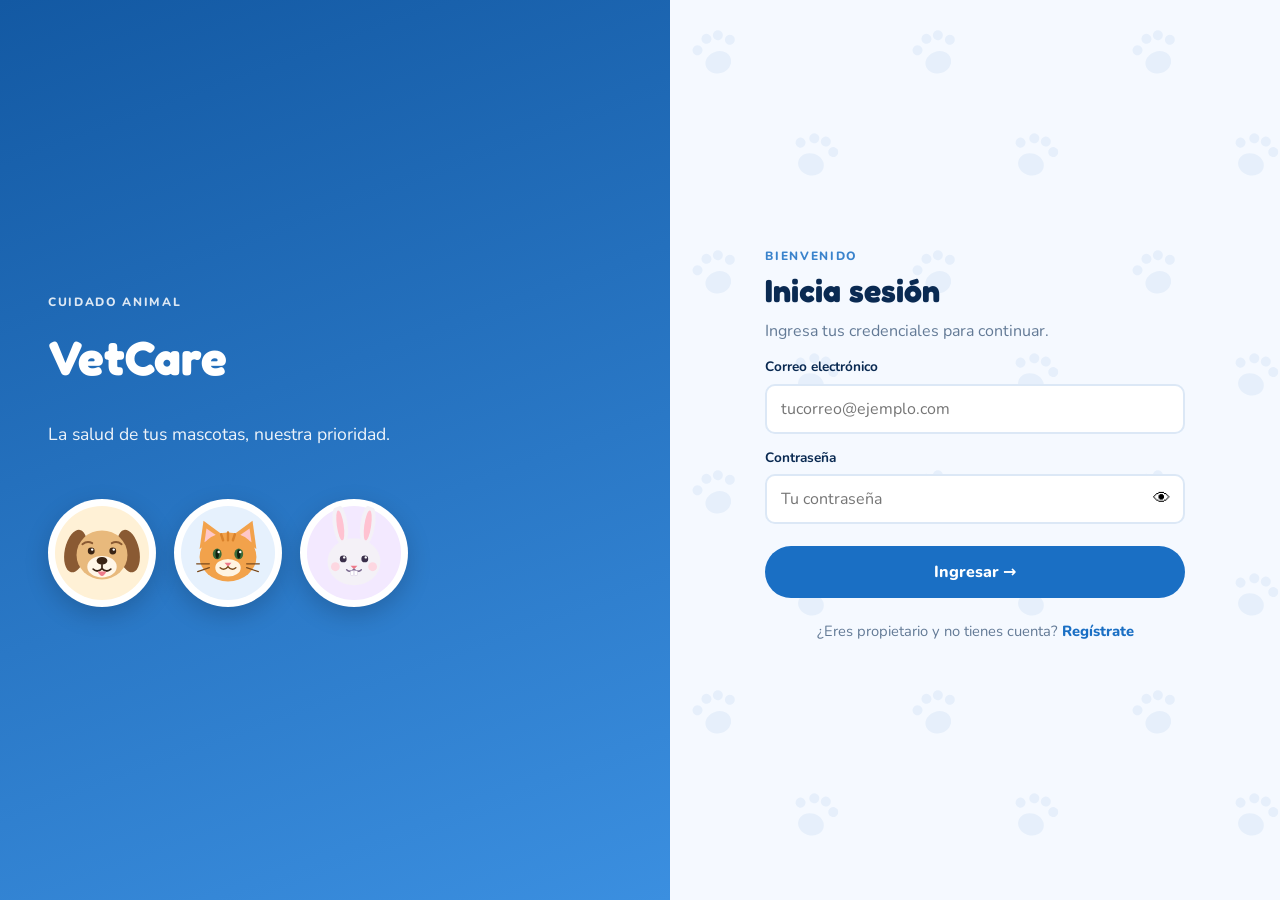
<file: veterinaria-frontend/index.html>
<!DOCTYPE html>
<html lang="es">
<head>
  <meta charset="UTF-8">
  <meta name="viewport" content="width=device-width, initial-scale=1.0">
  <title>Iniciar sesión | VetCare</title>
  <link rel="icon" href="img/logo.svg">
  <link rel="stylesheet" href="css/estilos.css">
</head>
<body>
<main class="auth">
  <section class="auth-marca">
    <span class="etiqueta">CUIDADO ANIMAL</span>
    <h1>VetCare</h1>
    <p>La salud de tus mascotas, nuestra prioridad.</p>
    <div class="trio">
      <img src="img/perro.svg" alt="Perro">
      <img src="img/gato.svg" alt="Gato">
      <img src="img/conejo.svg" alt="Conejo">
    </div>
  </section>

  <section class="auth-form">
    <div class="auth-caja">
      <span class="etiqueta" style="color:var(--blue-600)">BIENVENIDO</span>
      <h2>Inicia sesión</h2>
      <p class="sub">Ingresa tus credenciales para continuar.</p>

      <div id="msg-salida" class="alerta alerta-ok" hidden>Has cerrado sesión correctamente.</div>
      <div id="msg-registro" class="alerta alerta-ok" hidden>¡Cuenta creada! Ya puedes iniciar sesión.</div>
      <div id="msg-error" class="alerta alerta-error" hidden></div>

      <form id="form-login">
        <label for="correo">Correo electrónico</label>
        <input type="email" id="correo" placeholder="tucorreo@ejemplo.com" autocomplete="username" required>

        <label for="password">Contraseña</label>
        <input type="password" id="password" placeholder="Tu contraseña" autocomplete="current-password" required>

        <button class="btn btn-block" type="submit">Ingresar →</button>
      </form>

      <p class="auth-pie">¿Eres propietario y no tienes cuenta? <a href="registro.html">Regístrate</a></p>
    </div>
  </section>
</main>

<script src="js/api.js"></script>
<script src="js/ui.js"></script>
<script src="js/login.js"></script>
<script src="js/ver-password.js"></script>
</body>
</html>
</file>
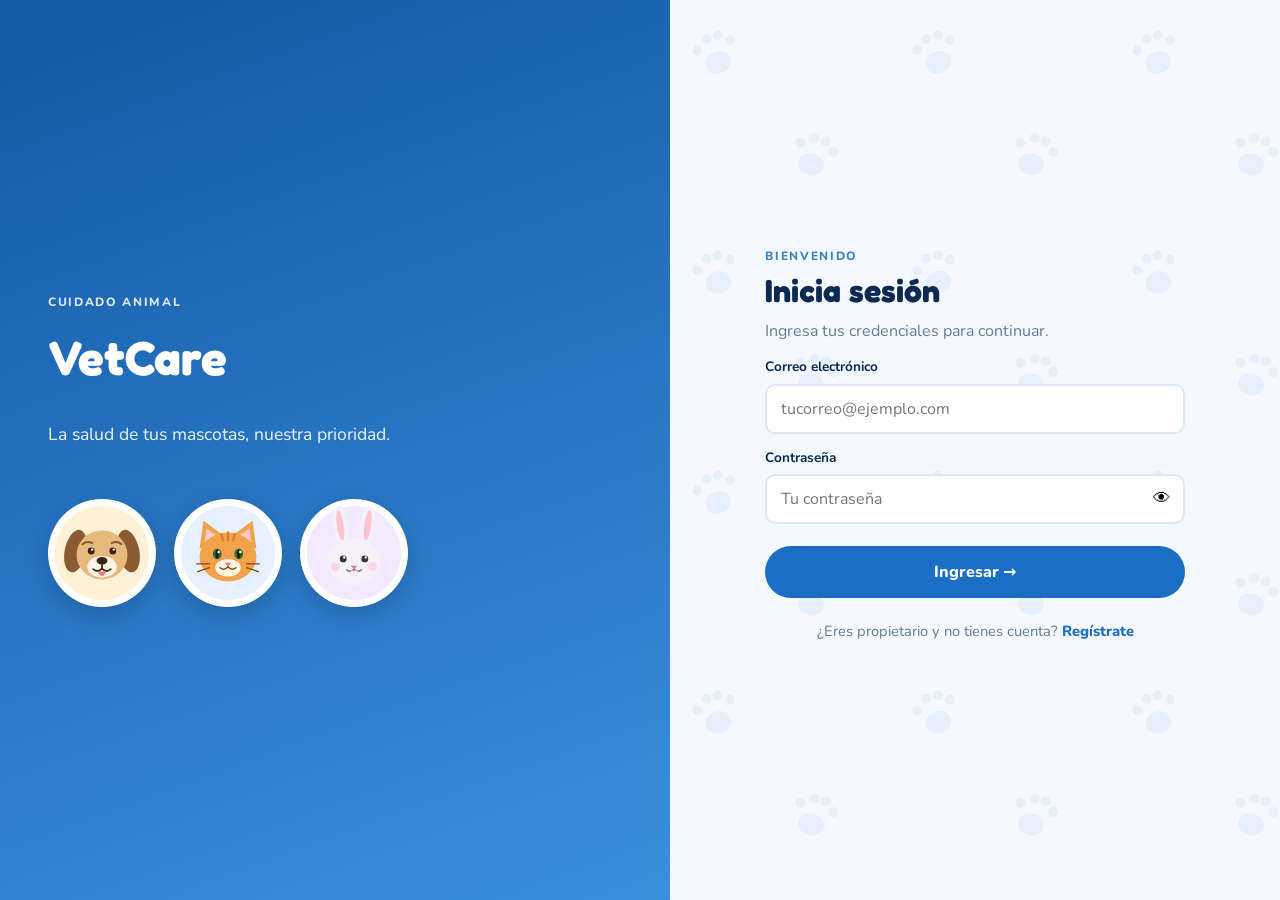
<file: veterinaria-frontend/admin.html>
<!DOCTYPE html>
<html lang="es">
<head>
  <meta charset="UTF-8">
  <meta name="viewport" content="width=device-width, initial-scale=1.0">
  <title>Administrador | VetCare</title>
  <link rel="icon" href="img/logo.svg">
  <link rel="stylesheet" href="css/estilos.css">
</head>
<body>
<div class="panel">
  <aside class="lateral">
    <div class="logo"><img src="img/logo.svg" alt=""><span>VetCare<small>ADMINISTRADOR</small></span></div>
    <p class="menu-etiqueta">MENÚ</p>
    <button class="menu" data-vista="vets">🩺 Gestionar veterinarios</button>
    <button class="menu" data-vista="stats">📊 Estadísticas</button>
    <div class="usuario-box">
      <div class="avatar" id="u-avatar">A</div>
      <div><strong id="u-nombre">…</strong><small>Administrador</small></div>
      <button class="salir" id="btn-salir" title="Cerrar sesión">⏻</button>
    </div>
  </aside>

  <main class="principal">
    <div class="banner">
      <div>
        <h2>Panel de administración ⚙️</h2>
        <p>Registra a los veterinarios de la clínica y consulta las estadísticas del sistema.</p>
      </div>
      <div class="trio"><img src="img/perro.svg" alt=""><img src="img/gato.svg" alt=""><img src="img/conejo.svg" alt=""></div>
    </div>

    <section class="vista" id="vista-vets">
      <div class="cabecera">
        <div><span class="etiqueta">EQUIPO</span><h1>Veterinarios</h1></div>
        <button class="btn" id="btn-nuevo">+ Registrar veterinario</button>
      </div>
      <div class="tarjeta"><div class="tabla-wrap" id="tabla-vets"></div></div>
    </section>

    <section class="vista" id="vista-stats" hidden>
      <div class="cabecera"><div><span class="etiqueta">RESUMEN</span><h1>Estadísticas</h1></div></div>
      <div class="kpis" id="kpis"></div>
      <div class="fila">
        <div class="tarjeta"><h3>Citas por estado</h3><div id="barras-citas"></div></div>
        <div class="tarjeta"><h3>Mascotas por especie</h3><div id="barras-especies"></div></div>
      </div>
    </section>
  </main>
</div>

<dialog id="dlg-vet">
  <h3 id="t-vet">Registrar veterinario</h3>
  <div id="err-vet" class="alerta alerta-error" hidden></div>
  <form id="form-vet">
    <label>Nombre completo</label><input id="v-nombre" maxlength="100" required>
    <label>Correo electrónico</label><input type="email" id="v-correo" maxlength="120" required>
    <label id="l-pass">Contraseña (mínimo 8 caracteres)</label>
    <input type="password" id="v-pass" autocomplete="new-password">
    <div class="cerrar-fila">
      <button type="button" class="btn btn-suave" data-cerrar>Cancelar</button>
      <button class="btn" type="submit">Guardar</button>
    </div>
  </form>
</dialog>

<script src="js/api.js"></script>
<script src="js/ui.js"></script>
<script src="js/admin.js"></script>
<script src="js/ver-password.js"></script>
</body>
</html>
</file>
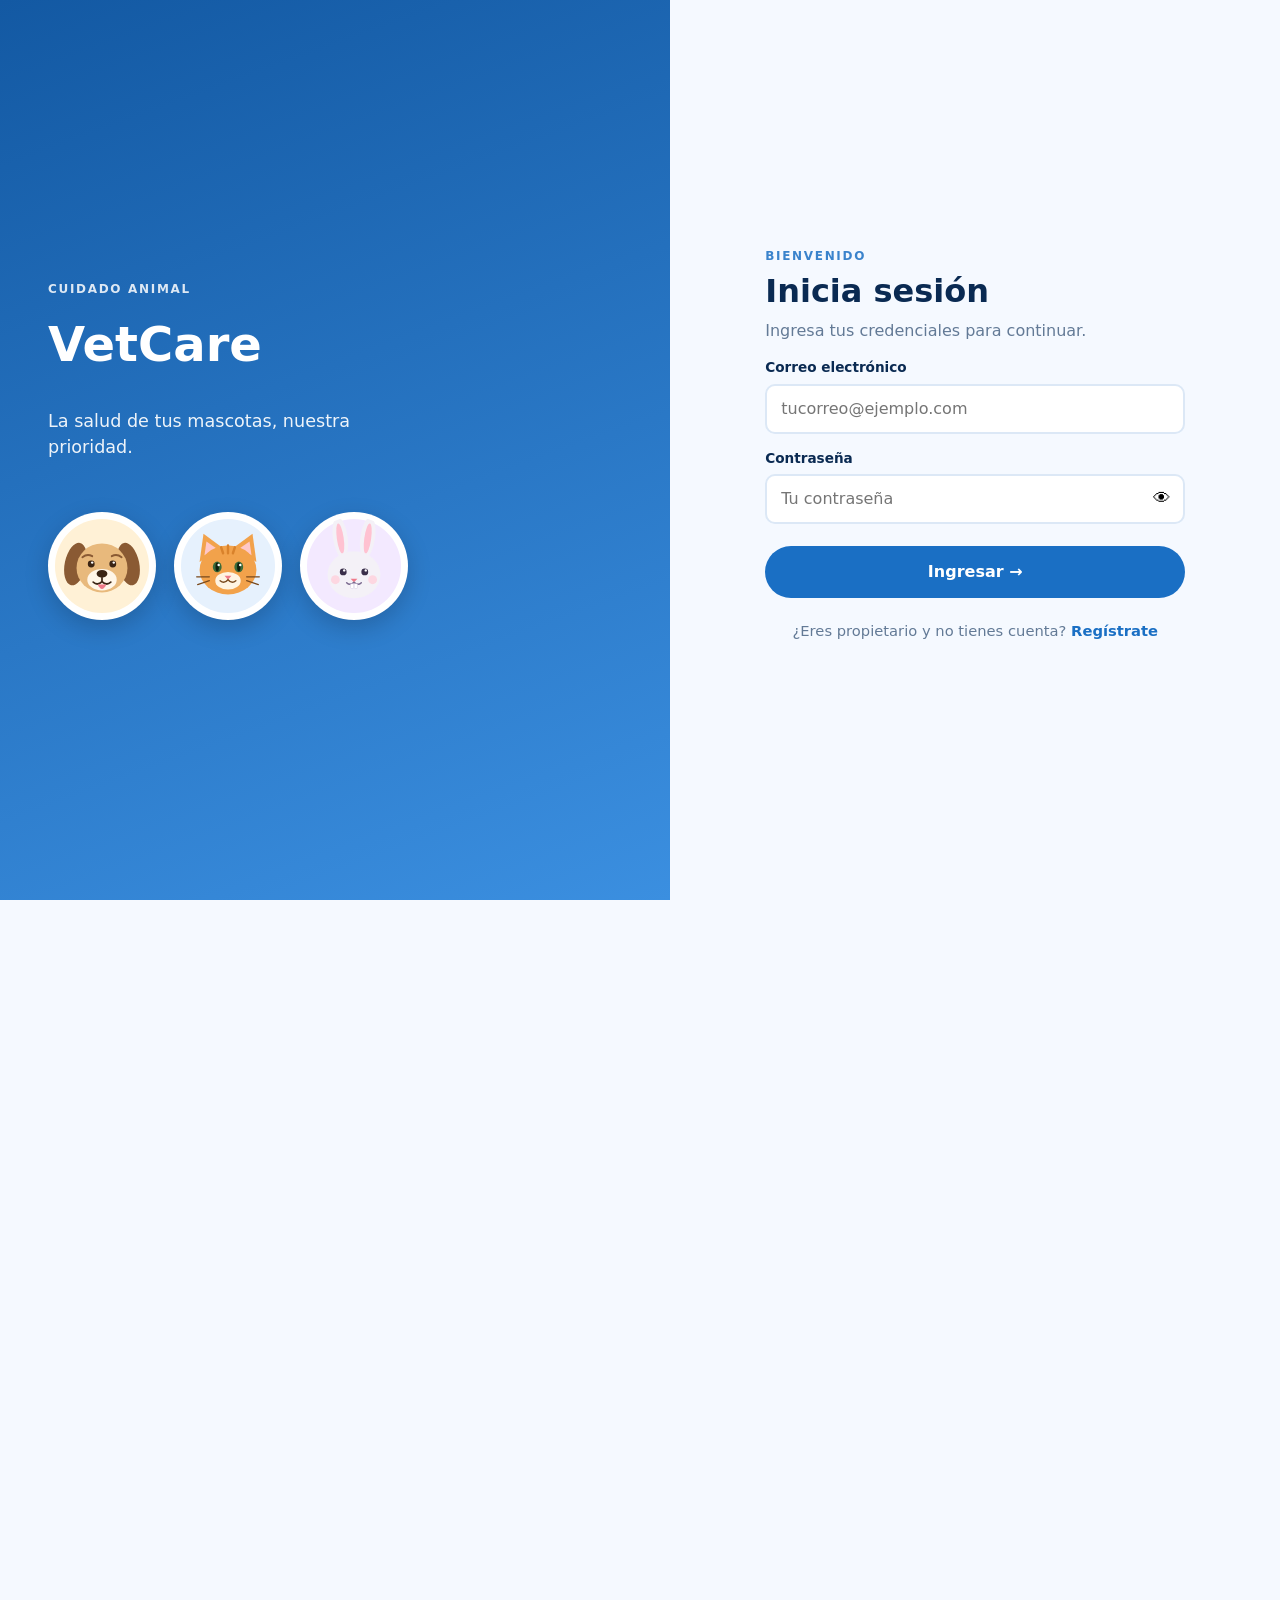
<file: veterinaria-frontend/propietario.html>
<!DOCTYPE html>
<html lang="es">
<head>
  <meta charset="UTF-8">
  <meta name="viewport" content="width=device-width, initial-scale=1.0">
  <title>Propietario | VetCare</title>
  <link rel="icon" href="img/logo.svg">
  <link rel="stylesheet" href="css/estilos.css">
</head>
<body>
<div class="panel">
  <aside class="lateral">
    <div class="logo"><img src="img/logo.svg" alt=""><span>VetCare<small>PROPIETARIO</small></span></div>
    <p class="menu-etiqueta">MENÚ</p>
    <button class="menu" data-vista="mascotas">🐾 Mis mascotas</button>
    <button class="menu" data-vista="solicitar">📅 Solicitar cita</button>
    <button class="menu" data-vista="citas">🗂️ Mis citas</button>
    <div class="usuario-box">
      <div class="avatar" id="u-avatar">P</div>
      <div><strong id="u-nombre">…</strong><small>Propietario</small></div>
      <button class="salir" id="btn-salir" title="Cerrar sesión">⏻</button>
    </div>
  </aside>

  <main class="principal">
    <div class="banner">
      <div>
        <h2>¡Hola! Cuida a tus peluditos 💙</h2>
        <p>Registra tus mascotas, pide citas y revisa su historial médico y vacunas.</p>
      </div>
      <div class="trio"><img src="img/perro.svg" alt=""><img src="img/gato.svg" alt=""><img src="img/conejo.svg" alt=""></div>
    </div>

    <!-- MIS MASCOTAS -->
    <section class="vista" id="vista-mascotas">
      <div class="cabecera">
        <div><span class="etiqueta">MIS MASCOTAS</span><h1>Mi familia peluda</h1></div>
        <button class="btn" id="btn-nueva">+ Registrar mascota</button>
      </div>
      <div id="lista-mascotas" class="mascotas"></div>
    </section>

    <!-- SOLICITAR CITA -->
    <section class="vista" id="vista-solicitar" hidden>
      <div class="cabecera"><div><span class="etiqueta">CITAS</span><h1>Solicitar cita</h1></div></div>
      <div class="tarjeta">
        <div id="err-cita" class="alerta alerta-error" hidden></div>
        <form id="form-cita">
          <div class="fila">
            <div><label>Mascota</label><select id="c-mascota" required></select></div>
            <div><label>Veterinario</label><select id="c-vet" required></select></div>
          </div>
          <label>Fecha y hora</label>
          <input type="datetime-local" id="c-fecha" required>
          <label>Motivo de la consulta</label>
          <textarea id="c-motivo" maxlength="250" required></textarea>
          <button class="btn" style="margin-top:20px" type="submit">Solicitar cita</button>
        </form>
      </div>
    </section>

    <!-- MIS CITAS -->
    <section class="vista" id="vista-citas" hidden>
      <div class="cabecera"><div><span class="etiqueta">CITAS</span><h1>Mis citas</h1></div></div>
      <div class="tarjeta"><div class="tabla-wrap" id="tabla-citas"></div></div>
    </section>
  </main>
</div>

<!-- Formulario de mascota -->
<dialog id="dlg-mascota">
  <h3 id="t-mascota">Registrar mascota</h3>
  <div id="err-mascota" class="alerta alerta-error" hidden></div>
  <form id="form-mascota">
    <div class="fila">
      <div><label>Nombre</label><input id="m-nombre" maxlength="100" required></div>
      <div><label>Especie</label>
        <select id="m-especie" required>
          <option value="Perro">🐶 Perro</option>
          <option value="Gato">🐱 Gato</option>
          <option value="Conejo">🐰 Conejo</option>
          <option value="Loro">🦜 Loro</option>
          <option value="Hámster">🐹 Hámster</option>
          <option value="Pez">🐠 Pez</option>
          <option value="Iguana">🦎 Iguana</option>
          <option value="Otro">🐾 Otro</option>
        </select></div>
    </div>
    <div id="caja-otra" hidden>
      <label for="m-otra">¿Qué animal es?</label>
      <input id="m-otra" maxlength="50" placeholder="Ej: Tortuga, Cuy, Hurón...">
    </div>
    <div class="fila">
      <div><label>Raza (opcional)</label><input id="m-raza" maxlength="80"></div>
      <div><label>Sexo</label>
        <select id="m-sexo"><option value="">Sin especificar</option><option>Macho</option><option>Hembra</option></select></div>
    </div>
    <label>Fecha de nacimiento (opcional)</label>
    <input type="date" id="m-nacimiento">
    <div class="cerrar-fila">
      <button type="button" class="btn btn-suave" data-cerrar>Cancelar</button>
      <button class="btn" type="submit">Guardar</button>
    </div>
  </form>
</dialog>

<!-- Historial y vacunas -->
<dialog id="dlg-clinico">
  <div class="cab-dialogo"><img id="cl-img" src="img/otro.svg" alt=""><h3 id="cl-titulo"></h3></div>
  <div id="cl-contenido"></div>
  <div class="cerrar-fila"><button class="btn btn-suave" data-cerrar>Cerrar</button></div>
</dialog>

<script src="js/api.js"></script>
<script src="js/ui.js"></script>
<script src="js/propietario.js"></script>
</body>
</html>
</file>
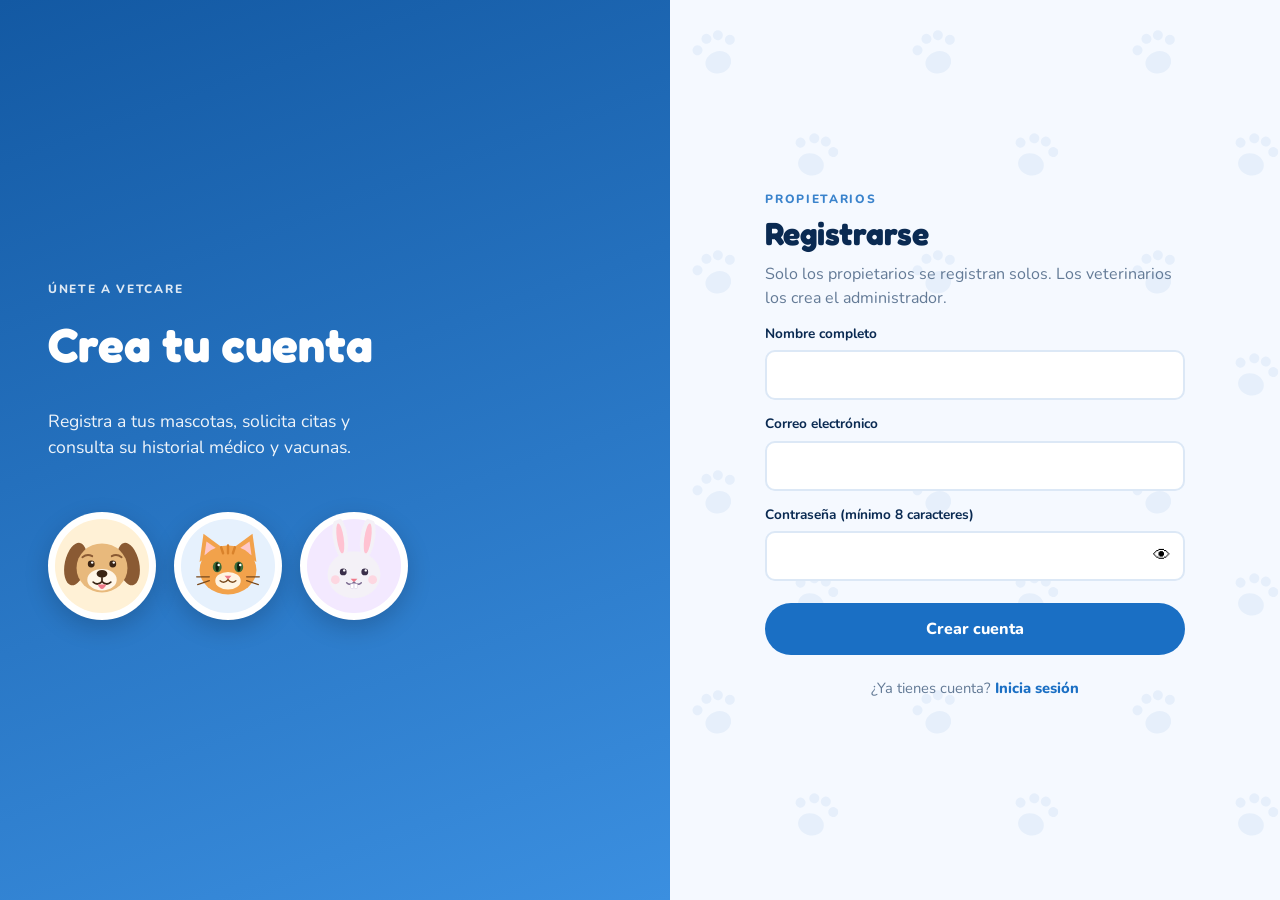
<file: veterinaria-frontend/registro.html>
<!DOCTYPE html>
<html lang="es">
<head>
  <meta charset="UTF-8">
  <meta name="viewport" content="width=device-width, initial-scale=1.0">
  <title>Registro de propietario | VetCare</title>
  <link rel="icon" href="img/logo.svg">
  <link rel="stylesheet" href="css/estilos.css">
</head>
<body>
<main class="auth">
  <section class="auth-marca">
    <span class="etiqueta">ÚNETE A VETCARE</span>
    <h1>Crea tu cuenta</h1>
    <p>Registra a tus mascotas, solicita citas y consulta su historial médico y vacunas.</p>
    <div class="trio">
      <img src="img/perro.svg" alt="Perro">
      <img src="img/gato.svg" alt="Gato">
      <img src="img/conejo.svg" alt="Conejo">
    </div>
  </section>

  <section class="auth-form">
    <div class="auth-caja">
      <span class="etiqueta" style="color:var(--blue-600)">PROPIETARIOS</span>
      <h2>Registrarse</h2>
      <p class="sub">Solo los propietarios se registran solos. Los veterinarios los crea el administrador.</p>

      <div id="msg-error" class="alerta alerta-error" hidden></div>

      <form id="form-registro">
        <label for="nombre">Nombre completo</label>
        <input id="nombre" maxlength="100" required>

        <label for="correo">Correo electrónico</label>
        <input type="email" id="correo" maxlength="120" required>

        <label for="password">Contraseña (mínimo 8 caracteres)</label>
        <input type="password" id="password" minlength="8" required>

        <button class="btn btn-block" type="submit">Crear cuenta</button>
      </form>

      <p class="auth-pie">¿Ya tienes cuenta? <a href="index.html">Inicia sesión</a></p>
    </div>
  </section>
</main>

<script src="js/api.js"></script>
<script src="js/ver-password.js"></script>
<script>
document.getElementById('form-registro').addEventListener('submit', async (e) => {
  e.preventDefault();
  const error = document.getElementById('msg-error');
  error.hidden = true;
  try {
    await api('/api/auth/registro', {
      metodo: 'POST',
      cuerpo: {
        nombre: document.getElementById('nombre').value,
        correo: document.getElementById('correo').value,
        password: document.getElementById('password').value
      }
    });
    location.href = 'index.html?registrado=1';
  } catch (err) {
    error.textContent = err.message;
    error.hidden = false;
  }
});
</script>
</body>
</html>
</file>
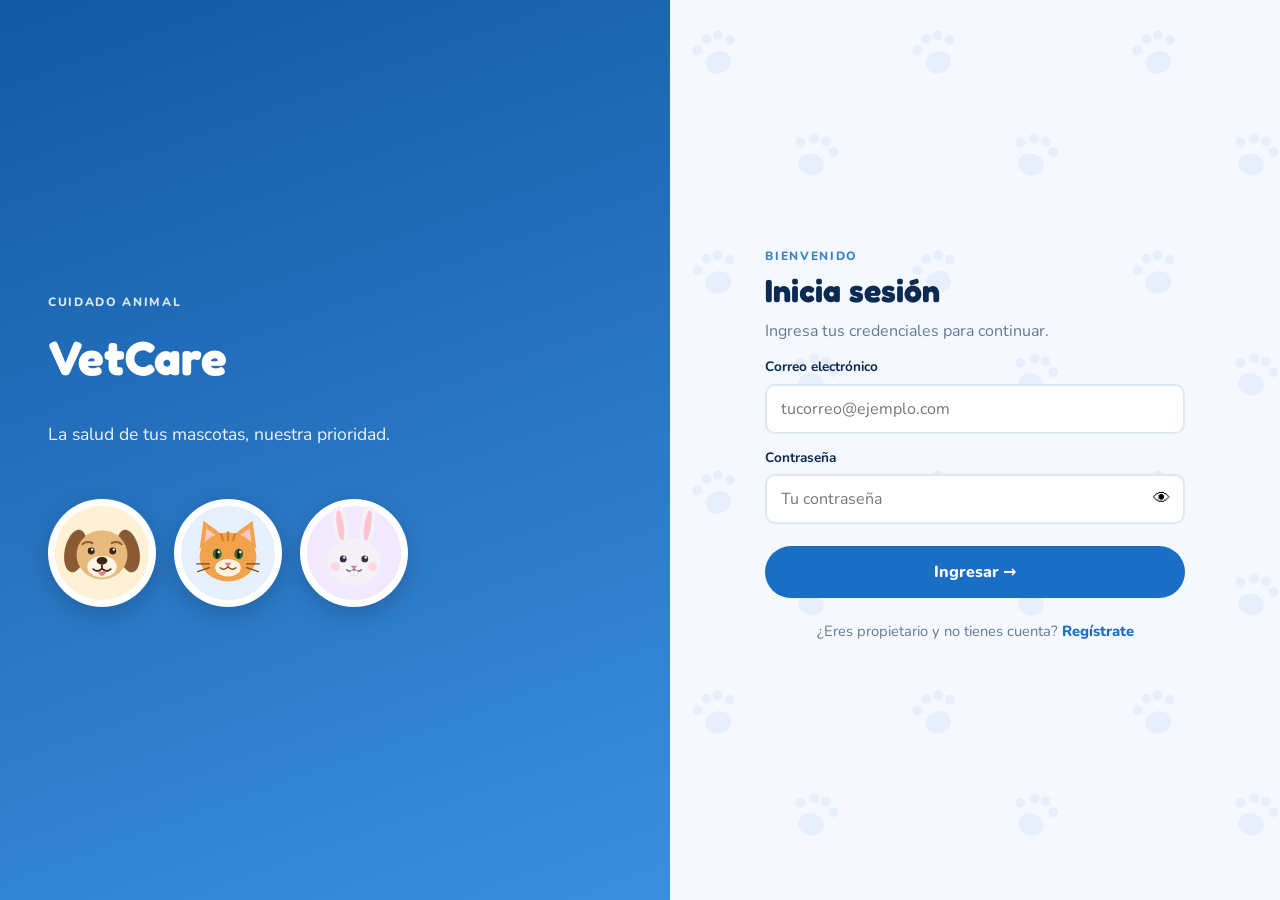
<file: veterinaria-frontend/veterinario.html>
<!DOCTYPE html>
<html lang="es">
<head>
  <meta charset="UTF-8">
  <meta name="viewport" content="width=device-width, initial-scale=1.0">
  <title>Veterinario | VetCare</title>
  <link rel="icon" href="img/logo.svg">
  <link rel="stylesheet" href="css/estilos.css">
</head>
<body>
<div class="panel">
  <aside class="lateral">
    <div class="logo"><img src="img/logo.svg" alt=""><span>VetCare<small>VETERINARIO</small></span></div>
    <p class="menu-etiqueta">MENÚ</p>
    <button class="menu" data-vista="citas">📅 Gestionar citas</button>
    <button class="menu" data-vista="mascotas">🐾 Consultar mascotas</button>
    <div class="usuario-box">
      <div class="avatar" id="u-avatar">V</div>
      <div><strong id="u-nombre">…</strong><small>Veterinario</small></div>
      <button class="salir" id="btn-salir" title="Cerrar sesión">⏻</button>
    </div>
  </aside>

  <main class="principal">
    <div class="banner">
      <div>
        <h2>Panel del veterinario 🩺</h2>
        <p>Gestiona tus citas, registra diagnósticos y vacunas, y consulta a los pacientes.</p>
      </div>
      <div class="trio"><img src="img/perro.svg" alt=""><img src="img/gato.svg" alt=""><img src="img/conejo.svg" alt=""></div>
    </div>

    <section class="vista" id="vista-citas">
      <div class="cabecera"><div><span class="etiqueta">AGENDA</span><h1>Citas asignadas</h1></div></div>
      <div class="tarjeta"><div class="tabla-wrap" id="tabla-citas"></div></div>
    </section>

    <section class="vista" id="vista-mascotas" hidden>
      <div class="cabecera"><div><span class="etiqueta">PACIENTES</span><h1>Mascotas</h1></div></div>
      <div id="lista-mascotas" class="mascotas"></div>
    </section>
  </main>
</div>

<!-- Historial / vacunas + registrar -->
<dialog id="dlg-clinico">
  <div class="cab-dialogo"><img id="cl-img" src="img/otro.svg" alt=""><h3 id="cl-titulo"></h3></div>
  <div id="cl-contenido"></div>

  <form id="form-registro" style="margin-top:14px">
    <div id="err-reg" class="alerta alerta-error" hidden></div>
    <div id="campos-diag">
      <label>Diagnóstico</label><textarea id="d-desc" maxlength="500"></textarea>
      <label>Tratamiento (opcional)</label><textarea id="d-trat" maxlength="500"></textarea>
    </div>
    <div id="campos-vac" hidden>
      <label>Nombre de la vacuna</label><input id="v-nombre" maxlength="100">
      <div class="fila">
        <div><label>Fecha de aplicación</label><input type="date" id="v-fecha"></div>
        <div><label>Próxima dosis (opcional)</label><input type="date" id="v-prox"></div>
      </div>
    </div>
    <div class="cerrar-fila">
      <button type="button" class="btn btn-suave" data-cerrar>Cerrar</button>
      <button class="btn btn-ok" type="submit" id="btn-reg">Guardar</button>
    </div>
  </form>
</dialog>

<script src="js/api.js"></script>
<script src="js/ui.js"></script>
<script src="js/veterinario.js"></script>
</body>
</html>
</file>
<file: veterinaria-frontend/css/estilos.css>
/* VetCare · tema azul + blanco con mascotas */
@import url('https://fonts.googleapis.com/css2?family=Fredoka:wght@500;600;700&family=Nunito:wght@400;600;700;800&display=swap');

:root{
  --blue-900:#0a2a52; --blue-700:#1359a3; --blue-600:#1a6fc4; --blue-500:#3b8fe0;
  --sky-200:#cfe4fb; --sky-100:#e6f1fd; --sky-50:#f4f8fe;
  --coral:#ef6a57; --coral-100:#ffe3df; --sun:#a86a00; --sun-100:#fff3d1;
  --green:#1c7c54; --green-100:#dff5ea; --ink:#14263f; --muted:#637a96;
  --line:#dce8f6; --bg:#f5f9ff; --white:#fff;
  --r-sm:10px; --r-md:14px; --r-lg:22px;
  --shadow:0 10px 30px rgba(13,63,122,.12);
  --title:'Fredoka','Nunito',system-ui,sans-serif;
  --body:'Nunito',system-ui,-apple-system,'Segoe UI',sans-serif;
}
*{box-sizing:border-box}
body{margin:0;font-family:var(--body);color:var(--ink);background:var(--bg) url('../img/huellas.svg');line-height:1.5}
h1,h2,h3{font-family:var(--title);margin:0}
button,input,select,textarea{font:inherit}
[hidden]{display:none!important}

/* ---------- Formularios ---------- */
label{display:block;font-weight:700;font-size:.85rem;margin:14px 0 6px;color:var(--blue-900)}
input,select,textarea{width:100%;padding:11px 14px;border:2px solid var(--line);border-radius:var(--r-sm);background:#fff;color:var(--ink);outline:none;transition:.15s}
input:focus,select:focus,textarea:focus{border-color:var(--blue-500);box-shadow:0 0 0 4px var(--sky-100)}
textarea{resize:vertical;min-height:80px}
.fila{display:grid;grid-template-columns:1fr 1fr;gap:0 16px}
@media(max-width:640px){.fila{grid-template-columns:1fr}}

.btn{border:0;border-radius:999px;padding:11px 22px;font-weight:800;cursor:pointer;transition:.15s;background:var(--blue-600);color:#fff}
.btn:hover{background:var(--blue-700);transform:translateY(-1px)}
.btn-block{width:100%;margin-top:22px;padding:14px}
.btn-suave{background:var(--sky-100);color:var(--blue-700)}
.btn-suave:hover{background:var(--sky-200)}
.btn-ok{background:var(--green)} .btn-ok:hover{background:#15633f}
.btn-peligro{background:var(--coral-100);color:#b32d1c} .btn-peligro:hover{background:#ffd0c9}
.btn-sm{padding:7px 14px;font-size:.82rem}

.alerta{padding:12px 16px;border-radius:var(--r-sm);font-weight:700;font-size:.9rem;margin:14px 0}
.alerta-error{background:var(--coral-100);color:#a3281a}
.alerta-ok{background:var(--green-100);color:var(--green)}

/* ---------- Login / registro ---------- */
.auth{min-height:100vh;display:grid;grid-template-columns:1.1fr 1fr}
.auth-marca{background:linear-gradient(160deg,var(--blue-700),var(--blue-500));color:#fff;padding:48px;display:flex;flex-direction:column;justify-content:center;position:relative;overflow:hidden}
.auth-marca h1{font-size:3rem;margin:10px 0}
.auth-marca p{font-size:1.1rem;opacity:.92;max-width:360px}
.etiqueta{font-weight:800;letter-spacing:.14em;font-size:.75rem;opacity:.85}
.trio{display:flex;gap:18px;margin-top:34px}
.trio img{width:108px;height:108px;border-radius:50%;border:5px solid rgba(255,255,255,.85);box-shadow:0 8px 24px rgba(0,0,0,.18);background:#fff;animation:flota 4s ease-in-out infinite}
.trio img:nth-child(2){animation-delay:.6s}.trio img:nth-child(3){animation-delay:1.2s}
@keyframes flota{50%{transform:translateY(-10px)}}
.auth-form{display:flex;align-items:center;justify-content:center;padding:40px}
.auth-caja{width:100%;max-width:420px}
.auth-caja h2{font-size:2rem;color:var(--blue-900)}
.auth-caja .sub{color:var(--muted);margin:4px 0 8px}
.auth-pie{text-align:center;margin-top:22px;color:var(--muted);font-size:.92rem}
.auth-pie a{color:var(--blue-600);font-weight:800;text-decoration:none}
@media(max-width:820px){.auth{grid-template-columns:1fr}.auth-marca{padding:30px}.trio img{width:76px;height:76px}}

/* ---------- Panel ---------- */
.panel{display:grid;grid-template-columns:260px 1fr;min-height:100vh}
.lateral{background:var(--blue-900);color:#fff;padding:22px 16px;display:flex;flex-direction:column;position:sticky;top:0;height:100vh}
.logo{display:flex;align-items:center;gap:12px;font-family:var(--title);font-size:1.4rem;margin-bottom:26px}
.logo img{width:42px;height:42px}
.logo small{display:block;font-family:var(--body);font-size:.62rem;letter-spacing:.14em;opacity:.7}
.menu-etiqueta{font-size:.7rem;letter-spacing:.14em;opacity:.55;margin:0 8px 8px;font-weight:800}
.menu{display:flex;align-items:center;gap:10px;width:100%;background:transparent;border:0;color:#cfe0f5;text-align:left;padding:12px 14px;border-radius:var(--r-md);cursor:pointer;font-weight:700;margin-bottom:4px}
.menu:hover{background:rgba(255,255,255,.08)}
.menu.activo{background:var(--blue-600);color:#fff}
.usuario-box{margin-top:auto;display:flex;align-items:center;gap:10px;background:rgba(255,255,255,.08);padding:12px;border-radius:var(--r-md)}
.avatar{width:40px;height:40px;border-radius:50%;background:var(--sky-200);color:var(--blue-900);display:grid;place-items:center;font-weight:800}
.usuario-box strong{display:block;font-size:.9rem;line-height:1.2}
.usuario-box small{opacity:.7;font-size:.72rem}
.salir{margin-left:auto;background:transparent;border:0;color:#fff;cursor:pointer;font-size:1.2rem}
.principal{padding:30px 36px;min-width:0}
.cabecera{display:flex;align-items:flex-end;justify-content:space-between;gap:16px;margin-bottom:22px;flex-wrap:wrap}
.cabecera h1{font-size:2rem;color:var(--blue-900)}
.cabecera .etiqueta{color:var(--blue-600)}
.banner{background:linear-gradient(120deg,var(--blue-600),var(--blue-500));color:#fff;border-radius:var(--r-lg);padding:22px 28px;display:flex;align-items:center;justify-content:space-between;gap:20px;margin-bottom:26px;overflow:hidden}
.banner h2{font-size:1.5rem}.banner p{margin:6px 0 0;opacity:.92}
.banner .trio{margin:0}.banner .trio img{width:68px;height:68px;border-width:3px}
@media(max-width:900px){.panel{grid-template-columns:1fr}.lateral{position:static;height:auto}.principal{padding:20px}.banner .trio{display:none}}

.tarjeta{background:#fff;border:1px solid var(--line);border-radius:var(--r-lg);padding:24px;box-shadow:var(--shadow);margin-bottom:24px}
.tarjeta h3{font-size:1.2rem;color:var(--blue-900);margin-bottom:4px}
.tarjeta .sub{color:var(--muted);margin:0 0 6px;font-size:.9rem}

/* ---------- Mascotas ---------- */
.mascotas{display:grid;grid-template-columns:repeat(auto-fill,minmax(230px,1fr));gap:20px}
.mascota{background:#fff;border:1px solid var(--line);border-radius:var(--r-lg);padding:20px;text-align:center;box-shadow:var(--shadow);transition:.2s}
.mascota:hover{transform:translateY(-4px)}
.mascota img{width:112px;height:112px;border-radius:50%;border:4px solid var(--sky-100)}
.mascota h4{font-family:var(--title);font-size:1.25rem;margin:10px 0 2px;color:var(--blue-900)}
.mascota .dato{color:var(--muted);font-size:.85rem}
.mascota .acciones{display:flex;flex-wrap:wrap;gap:6px;justify-content:center;margin-top:14px}
.vacio{text-align:center;color:var(--muted);padding:34px 10px}
.vacio img{width:110px;opacity:.9}

/* ---------- Tablas ---------- */
.tabla-wrap{overflow-x:auto}
table{width:100%;border-collapse:collapse}
th{text-align:left;font-size:.75rem;letter-spacing:.08em;text-transform:uppercase;color:var(--muted);padding:10px 12px;border-bottom:2px solid var(--line)}
td{padding:12px;border-bottom:1px solid var(--line);vertical-align:middle}
td .mini{width:34px;height:34px;border-radius:50%;vertical-align:middle;margin-right:8px}
.estado{display:inline-block;padding:4px 12px;border-radius:999px;font-size:.78rem;font-weight:800}
.estado-Pendiente{background:var(--sun-100);color:var(--sun)}
.estado-Confirmada{background:var(--sky-100);color:var(--blue-700)}
.estado-Atendida{background:var(--green-100);color:var(--green)}
.estado-Cancelada{background:var(--coral-100);color:#b32d1c}

/* ---------- Estadísticas ---------- */
.kpis{display:grid;grid-template-columns:repeat(auto-fit,minmax(180px,1fr));gap:18px;margin-bottom:24px}
.kpi{background:#fff;border:1px solid var(--line);border-radius:var(--r-lg);padding:20px;box-shadow:var(--shadow)}
.kpi b{display:block;font-family:var(--title);font-size:2.3rem;color:var(--blue-600)}
.kpi span{color:var(--muted);font-weight:700;font-size:.85rem}
.barra{display:flex;align-items:center;gap:12px;margin:10px 0}
.barra span{width:110px;font-weight:700;font-size:.9rem}
.barra .pista{flex:1;background:var(--sky-100);border-radius:999px;height:14px;overflow:hidden}
.barra .pista i{display:block;height:100%;background:linear-gradient(90deg,var(--blue-500),var(--blue-600));border-radius:999px}
.barra em{font-style:normal;font-weight:800;width:34px;text-align:right}

/* ---------- Diálogo + aviso ---------- */
dialog{border:0;border-radius:var(--r-lg);padding:26px;width:min(560px,92vw);box-shadow:var(--shadow);color:var(--ink)}
dialog::backdrop{background:rgba(10,42,82,.45)}
dialog h3{font-size:1.4rem;color:var(--blue-900)}
.cab-dialogo{display:flex;align-items:center;gap:14px;margin-bottom:10px}
.cab-dialogo img{width:56px;height:56px;border-radius:50%}
.registro{border-left:5px solid var(--blue-500);background:var(--sky-50);border-radius:var(--r-sm);padding:12px 16px;margin:10px 0}
.registro small{color:var(--muted)}
.registro.vac{border-color:var(--green)}
.cerrar-fila{display:flex;justify-content:flex-end;gap:10px;margin-top:18px}
#aviso{position:fixed;bottom:24px;right:24px;background:var(--blue-900);color:#fff;padding:14px 22px;border-radius:var(--r-md);box-shadow:var(--shadow);font-weight:700;z-index:50;max-width:360px}
#aviso.error{background:#b32d1c}
/* Botón para ver/ocultar contraseña */
.campo-pass{position:relative}
.campo-pass input{padding-right:48px}
.ver-pass{position:absolute;right:6px;top:50%;transform:translateY(-50%);border:0;background:transparent;cursor:pointer;font-size:1.1rem;padding:6px 8px;border-radius:8px;line-height:1}
.ver-pass:hover{background:var(--sky-100)}
</file>
